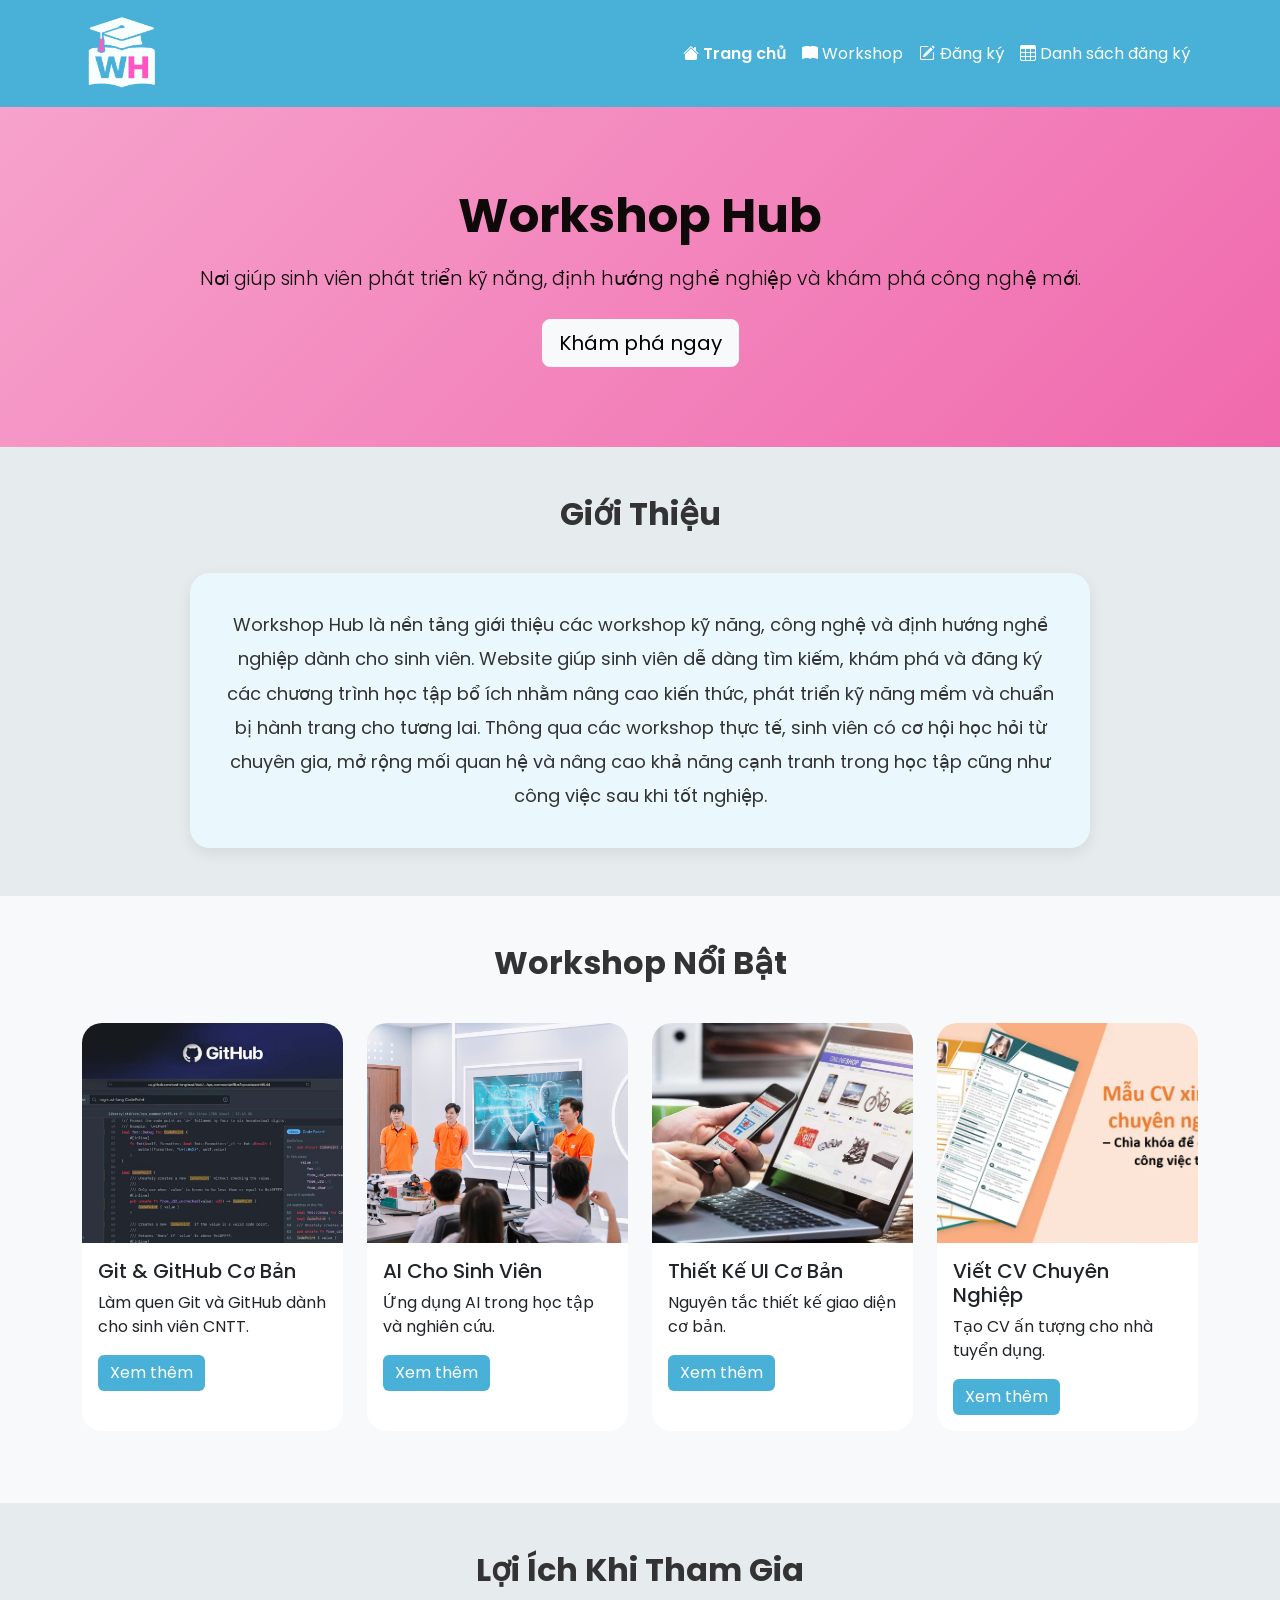
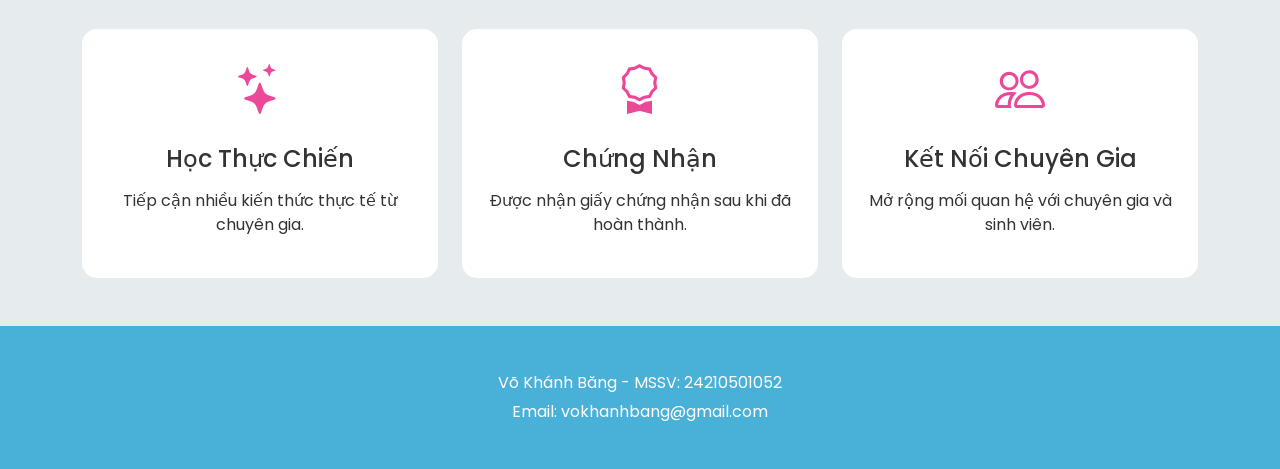
<file: index.html>
<!DOCTYPE html>
<html lang="vi">

<head>
    <meta charset="UTF-8">
    <meta name="viewport" content="width=device-width, initial-scale=1.0">
    <title>Workshop Hub</title>

    <link href="https://cdn.jsdelivr.net/npm/bootstrap@5.3.3/dist/css/bootstrap.min.css"
          rel="stylesheet">
    <link rel="stylesheet"
          href="https://cdn.jsdelivr.net/npm/bootstrap-icons@1.11.3/font/bootstrap-icons.min.css">
    <link href="https://fonts.googleapis.com/css2?family=Poppins:wght@300;400;500;600;700&display=swap"
      rel="stylesheet">      

    <link rel="stylesheet"
          href="assets/css/style.css">
</head>

<body>
<nav class="navbar navbar-expand-lg navbar-dark bg-dark">

    <div class="container">
        <a class="navbar-brand d-flex align-items-center" href="index.html">
        <img src="assets/images/LOGO.png"
            alt="Logo"
            width="60"
            height="60"
            class="me-2">
        </a>
        <button class="navbar-toggler"
            type="button"
            data-bs-toggle="collapse"
            data-bs-target="#menu">
        <span class="navbar-toggler-icon"></span>

        </button>

        <div class="collapse navbar-collapse"
             id="menu">

     <ul class="navbar-nav ms-auto">

        <li class="nav-item">
            <a class="nav-link active" href="index.html">
                <i class="bi bi-house-fill"></i>
                Trang chủ
            </a>
        </li>

        <li class="nav-item">
            <a class="nav-link" href="courses.html">
                <i class="bi bi-book-fill"></i>
                Workshop
            </a>
        </li>

        <li class="nav-item">
            <a class="nav-link" href="register.html">
                <i class="bi bi-pencil-square"></i>
                Đăng ký
            </a>
        </li>

        <li class="nav-item">
            <a class="nav-link" href="registrations.html">
                <i class="bi bi-table"></i>
                Danh sách đăng ký
            </a>
        </li>

            </ul>

        </div>

    </div>

</nav>
<section class="hero">

    <div class="container">
        <h1>
         Workshop Hub
        </h1>
        <p class="lead">
        Nơi giúp sinh viên phát triển kỹ năng, định hướng nghề nghiệp và khám phá công nghệ mới.
        </p>
        <a href="courses.html"
           class="btn btn-light btn-lg">
            Khám phá ngay

        </a>

    </div>

</section>
<section class="py-5">

    <div class="container">

        <h2 class="section-title">
            Giới Thiệu
        </h2>

        <div class="intro-box">
        <p class="intro-text">

    Workshop Hub là nền tảng giới thiệu các workshop kỹ năng, công nghệ và định hướng nghề nghiệp dành cho sinh viên.
    Website giúp sinh viên dễ dàng tìm kiếm, khám phá và đăng ký các chương trình học tập bổ ích nhằm nâng cao kiến thức,
    phát triển kỹ năng mềm và chuẩn bị hành trang cho tương lai. Thông qua các workshop thực tế, sinh viên có cơ hội học hỏi
    từ chuyên gia, mở rộng mối quan hệ và nâng cao khả năng cạnh tranh trong học tập cũng như công việc sau khi tốt nghiệp.
        </p>

        </div>
    </div>

</section>
<section class="py-5 bg-light">

    <div class="container">

        <h2 class="section-title">

            Workshop Nổi Bật

        </h2>

        <div class="row"
             id="featuredCourses">

        </div>

    </div>

</section>

<section class="py-5">

    <div class="container">

        <h2 class="section-title">

            Lợi Ích Khi Tham Gia

        </h2>

        <div class="row g-4">

            <div class="col-md-4">

            <div class="benefit-box text-center">

                <i class="bi bi-stars"></i>

                    <h4 class="mt-3">
                        Học Thực Chiến
                    </h4>

                    <p>
                         Tiếp cận nhiều kiến thức thực tế từ chuyên gia.
                    </p>

                </div>

            </div>

        <div class="col-md-4">

            <div class="benefit-box text-center">

                <i class="bi bi-award"></i>

                    <h4 class="mt-3">
                        Chứng Nhận
                    </h4>

                    <p>
                        Được nhận giấy chứng nhận sau khi đã hoàn thành.
                    </p>

                </div>

            </div>

         <div class="col-md-4">

                <div class="benefit-box text-center">

                    <i class="bi bi-people"></i>

                    <h4 class="mt-3">
                        Kết Nối Chuyên Gia
                    </h4>

                    <p>
                     Mở rộng mối quan hệ với chuyên gia và sinh viên.
                    </p>

                </div>

            </div>

        </div>

    </div>

</section>
<footer>

    <p>
        Võ Khánh Băng - MSSV: 24210501052
    </p>

    <p>
        Email: vokhanhbang@gmail.com
    </p>

</footer>

<script src="assets/js/data.js"></script>

<script>

const featuredCourses =
document.getElementById("featuredCourses");

courses.slice(0,4).forEach(course => {

featuredCourses.innerHTML += `

<div class="col-lg-3 col-md-6 col-12 mb-4">

<div class="card h-100">

<img src="${course.image}"
     class="card-img-top"
     alt="${course.title}">

<div class="card-body">

<h5>${course.title}</h5>

<p>${course.description}</p>

<a href="courses.html"
   class="btn btn-primary">

Xem thêm

</a>

</div>

</div>

</div>

`;

});

</script>

<script src="https://cdn.jsdelivr.net/npm/bootstrap@5.3.3/dist/js/bootstrap.bundle.min.js"></script>

</body>
</html>
</file>
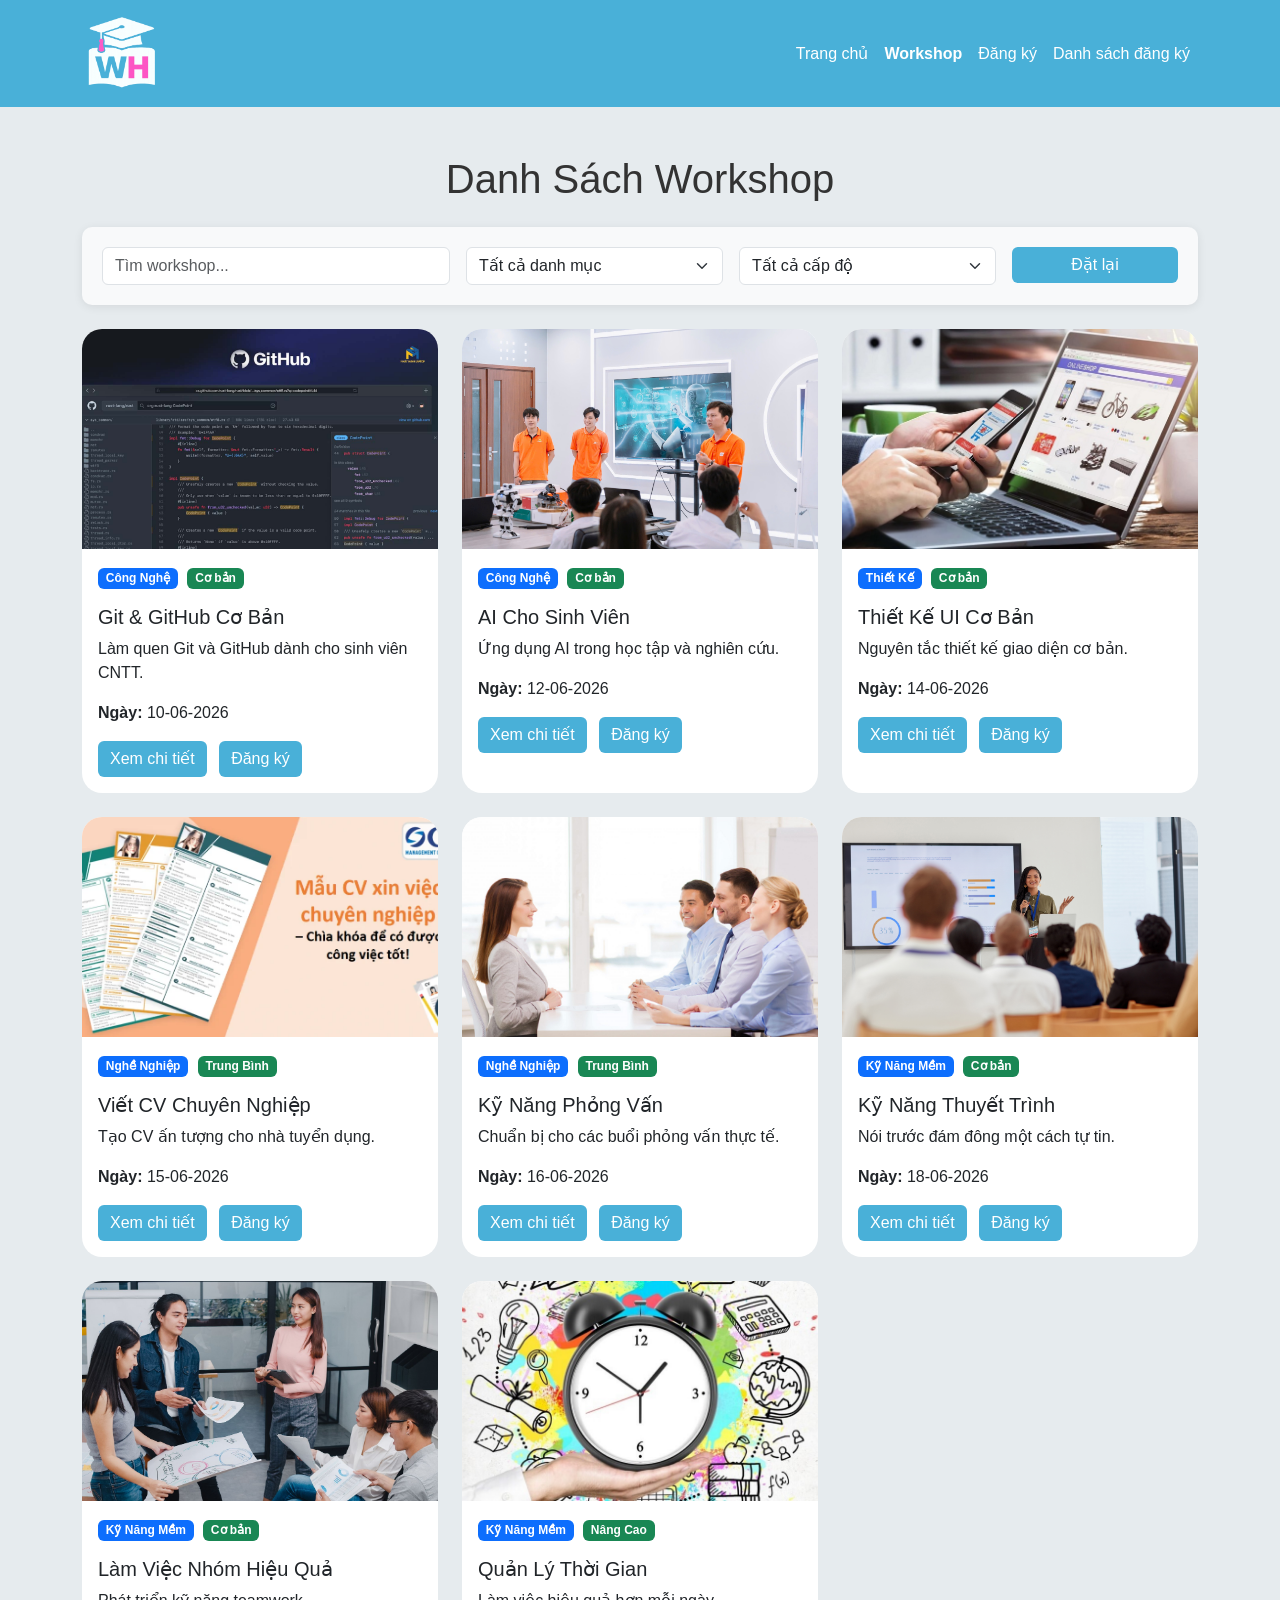
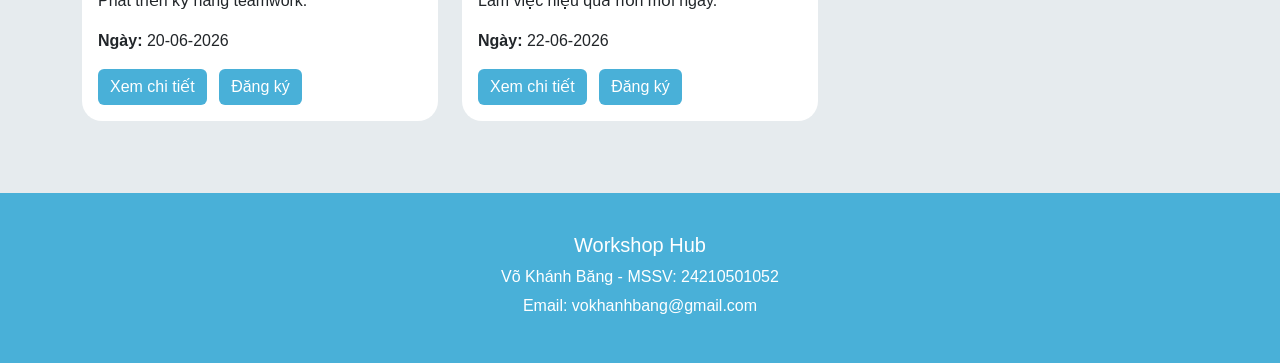
<file: courses.html>
<!DOCTYPE html>
<html lang="vi">

<head>
    <meta charset="UTF-8">
    <meta name="viewport" content="width=device-width, initial-scale=1.0">
    <title>Danh Sách Workshop</title>

    <link href="https://cdn.jsdelivr.net/npm/bootstrap@5.3.3/dist/css/bootstrap.min.css"
          rel="stylesheet">
    <link rel="stylesheet"
          href="https://cdn.jsdelivr.net/npm/bootstrap-icons@1.11.3/font/bootstrap-icons.min.css">
    <link rel="stylesheet"
          href="assets/css/style.css">
</head>

<body>
<nav class="navbar navbar-expand-lg navbar-dark bg-dark">
    <div class="container">

        <a class="navbar-brand"
            href="index.html">
        <img src="assets/images/LOGO.png"
             alt="Logo"
             width="60"
             height="60">

        </a>

        <button class="navbar-toggler"
            type="button"
            data-bs-toggle="collapse"
            data-bs-target="#menu">

        <span class="navbar-toggler-icon"></span>

        </button>

        <div class="collapse navbar-collapse"
             id="menu">
            <ul class="navbar-nav ms-auto">
            <li class="nav-item">
                <a class="nav-link" href="index.html">
                    Trang chủ
                 </a>
                </li>

                <li class="nav-item">
                <a class="nav-link active"
                    href="courses.html">
                    Workshop
                </a>
                </li>

                <li class="nav-item">
                    <a class="nav-link"
                    href="register.html">
                    Đăng ký
                    </a>
                </li>
                <li class="nav-item">
                    <a class="nav-link"
                    href="registrations.html">
                    Danh sách đăng ký
                    </a>
                </li>

            </ul>

        </div>

    </div>

</nav>
<main class="container py-5">

    <h1 class="text-center mb-4">
        Danh Sách Workshop
    </h1>
    <div class="filter-box mb-4">

        <div class="row g-3">

            <div class="col-lg-4">

                <input type="text"
                    id="searchInput"
                    class="form-control"
                    placeholder="Tìm workshop...">

            </div>

            <div class="col-lg-3">

                <select id="categoryFilter"
                        class="form-select">

                    <option value="">
                        Tất cả danh mục
                    </option>

                    <option value="Công Nghệ">
                        Công Nghệ
                    </option>

                    <option value="Thiết Kế">
                        Thiết Kế
                    </option>

                    <option value="Nghề Nghiệp">
                         Nghề Nghiệp        
                    </option>

                    <option value="Kỹ Năng Mềm">
                         Kỹ Năng Mềm    
                    </option>

                </select>

            </div>

            <div class="col-lg-3">

                <select id="levelFilter"
                        class="form-select">

                    <option value="">
                        Tất cả cấp độ
                    </option>

                    <option value="Cơ bản">
                         Cơ bản  
                    </option>

                    <option value="Trung Bình">
                        Trung Bình
                    </option>

                    <option value="Nâng Cao">
                         Nâng Cao
                    </option>

                </select>

            </div>

                <div class="col-lg-2">
                    <button id="resetBtn"
                         class="btn btn-primary w-100">
                        Đặt lại

                </button>

            </div>

        </div>

    </div>
<div class="row"
         id="courseList">

    </div>

</main>
<div class="modal fade"
     id="courseModal"
     tabindex="-1">

    <div class="modal-dialog modal-lg">

        <div class="modal-content">

            <div class="modal-header">

                <h5 class="modal-title"
                    id="modalTitle">
                </h5>

                <button class="btn-close"
                        data-bs-dismiss="modal">
                </button>

            </div>

            <div class="modal-body">

                <img id="modalImage"
                     class="img-fluid mb-3"
                     alt="">

                <p id="modalDetail"></p>

                <p>
                    <strong>Danh mục:</strong>
                    <span id="modalCategory"></span>
                </p>

                <p>
                    <strong>Cấp độ:</strong>
                    <span id="modalLevel"></span>
                </p>

                <p>
                    <strong>Ngày tổ chức:</strong>
                    <span id="modalDate"></span>
                </p>

            </div>

            <div class="modal-footer">

                <a href="register.html"
                   class="btn btn-primary">

                    Đăng ký ngay

                </a>

            </div>

        </div>

    </div>

</div>
   <footer>

    <h5>Workshop Hub</h5>

    <p>Võ Khánh Băng - MSSV: 24210501052</p>

    <p>Email: vokhanhbang@gmail.com</p>

</footer>

<script src="assets/js/data.js"></script>
<script src="assets/js/main.js"></script>

<script src="https://cdn.jsdelivr.net/npm/bootstrap@5.3.3/dist/js/bootstrap.bundle.min.js"></script>

</body>
</html>
</file>
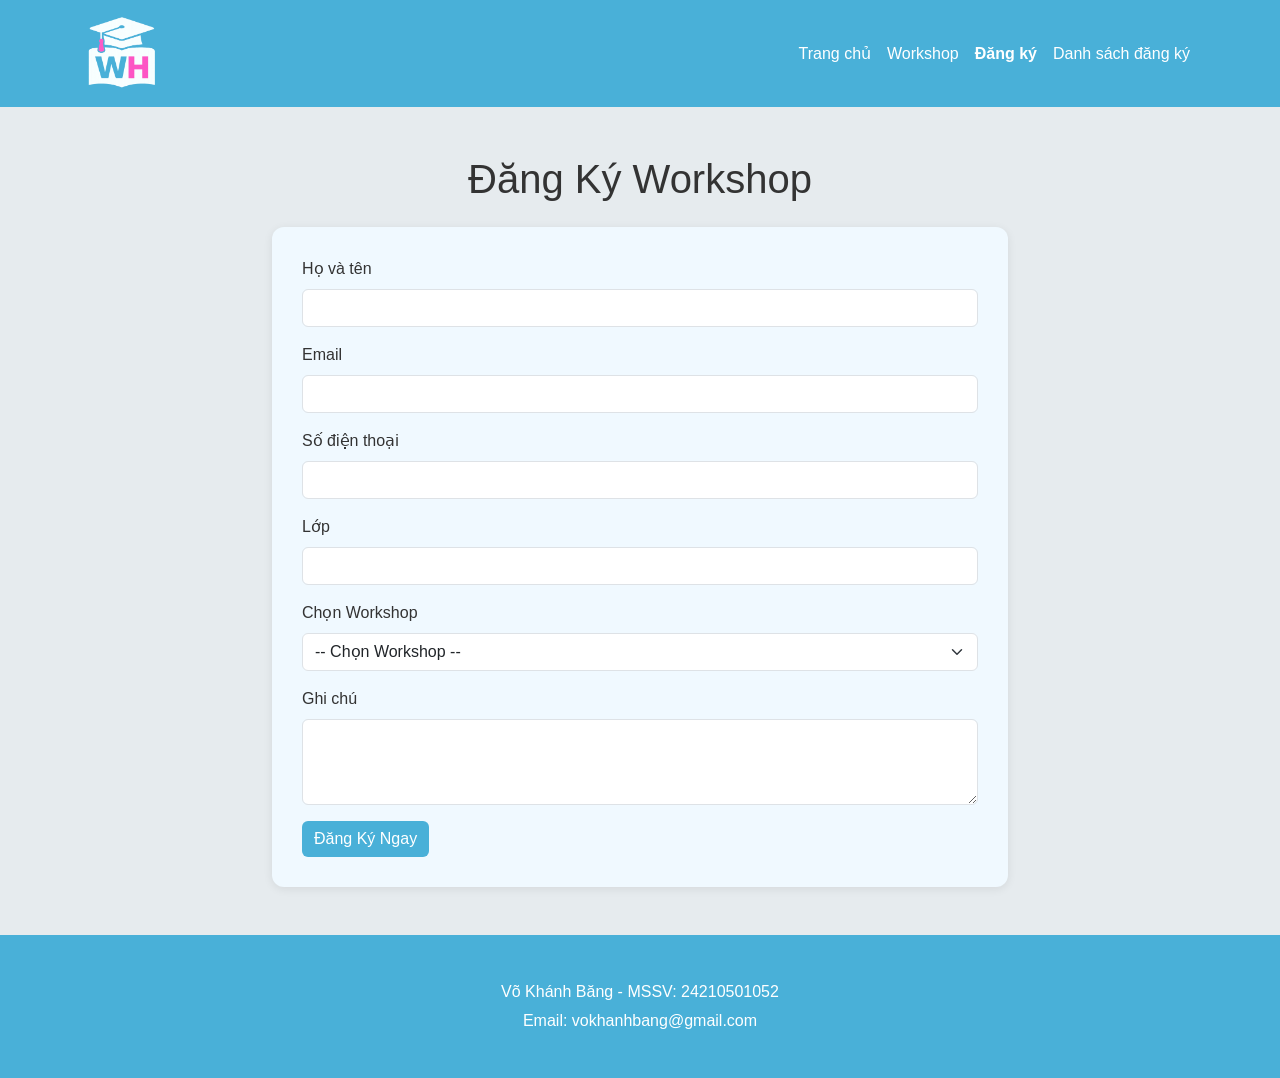
<file: register.html>
<!DOCTYPE html>
<html lang="vi">

<head>
    <meta charset="UTF-8">
    <meta name="viewport" content="width=device-width, initial-scale=1.0">
    <title>Danh Sách Workshop</title>

    <link href="https://cdn.jsdelivr.net/npm/bootstrap@5.3.3/dist/css/bootstrap.min.css"
          rel="stylesheet">
    <link rel="stylesheet"
          href="https://cdn.jsdelivr.net/npm/bootstrap-icons@1.11.3/font/bootstrap-icons.min.css">

    <link rel="stylesheet"
          href="assets/css/style.css">
</head>

<body>

<nav class="navbar navbar-expand-lg navbar-dark bg-dark">

    <div class="container">
        <a class="navbar-brand"
            href="index.html">
        <img src="assets/images/LOGO.png"
            alt="Logo"
            width="60"
            height="60">
        </a>
       <button class="navbar-toggler"
                type="button"
                data-bs-toggle="collapse"
                data-bs-target="#menu">
            <span class="navbar-toggler-icon"></span>
        </button>
        <div class="collapse navbar-collapse"
             id="menu">
            <ul class="navbar-nav ms-auto">
            <li class="nav-item">
                <a class="nav-link"
                href="index.html">
                Trang chủ
                </a>
            </li>
            <li class="nav-item">
                <a class="nav-link"
                href="courses.html">
                Workshop
                </a>
                </li>
                <li class="nav-item">
                <a class="nav-link active"
                href="register.html">
                Đăng ký
                </a>
            </li>
                <li class="nav-item">
                <a class="nav-link"
                href="registrations.html">
                 Danh sách đăng ký
                </a>
            </li>

            </ul>

        </div>

    </div>
</nav>

<main class="container py-5">

    <h1 class="text-center mb-4">
        Đăng Ký Workshop
    </h1>

    <div class="row justify-content-center">

        <div class="col-lg-8">

            <div class="form-container">

                <form id="registerForm">

                    <div class="mb-3">

                        <label class="form-label">
                            Họ và tên
                        </label>

                        <input type="text"
                               id="fullName"
                               class="form-control">

                        <div id="nameError"
                             class="error">
                        </div>

                    </div>
            
                    <div class="mb-3">

                        <label class="form-label">
                            Email
                        </label>
                        
                        <input type="email"
                               id="email"
                               class="form-control">

                        <div id="emailError"
                             class="error">
                        </div>

                    </div>

                    <div class="mb-3">

                        <label class="form-label">
                            Số điện thoại
                        </label>

                        <input type="text"
                               id="phone"
                               class="form-control">

                        <div id="phoneError"
                             class="error">
                        </div>

                    </div>

                    <div class="mb-3">

                        <label class="form-label">
                            Lớp
                        </label>

                        <input type="text"
                               id="className"
                               class="form-control">

                        <div id="classError"
                             class="error">
                        </div>

                    </div>

                    <div class="mb-3">

                        <label class="form-label">
                            Chọn Workshop
                        </label>

                        <select id="courseSelect"
                                class="form-select">

                            <option value="">
                                -- Chọn Workshop --
                            </option>

                        </select>

                        <div id="courseError"
                             class="error">
                        </div>


                    </div>

                    <div class="mb-3">

                    <label class="form-label">
                            Ghi chú
                    </label>

                    <textarea
                            id="note"
                            class="form-control"
                            rows="3"
                            placeholder="Nhập ghi chú nếu có">
                    </textarea>

                    </div>
                    
                    <button type="submit"
                            class="btn btn-primary">

                        Đăng Ký Ngay

                    </button>

                </form>

            </div>

        </div>

    </div>

</main>

<footer>

    <p>
        Võ Khánh Băng - MSSV: 24210501052
    </p>

    <p>
        Email: vokhanhbang@gmail.com
    </p>

</footer>

<script src="https://cdn.jsdelivr.net/npm/bootstrap@5.3.3/dist/js/bootstrap.bundle.min.js"></script>

<script src="assets/js/data.js"></script>
<script src="assets/js/main.js"></script>

</body>
</html>
</file>
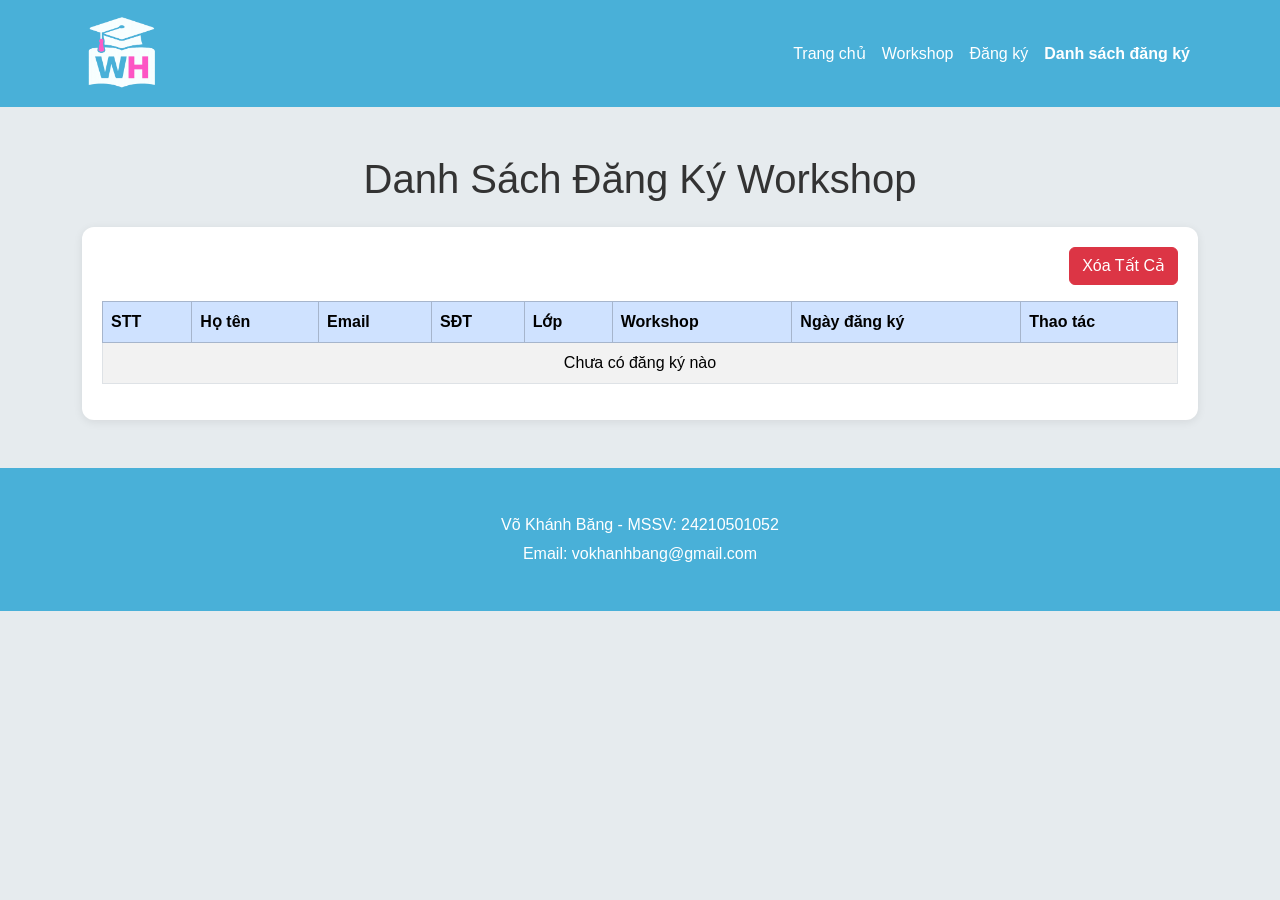
<file: registrations.html>
<!DOCTYPE html>
<html lang="vi">

<head>
    <meta charset="UTF-8">
    <meta name="viewport" content="width=device-width, initial-scale=1.0">
    <title>Danh Sách Đăng Ký Workshop</title>

    <link href="https://cdn.jsdelivr.net/npm/bootstrap@5.3.3/dist/css/bootstrap.min.css"
          rel="stylesheet">

    <link rel="stylesheet"
          href="https://cdn.jsdelivr.net/npm/bootstrap-icons@1.11.3/font/bootstrap-icons.min.css">

    <link rel="stylesheet"
          href="assets/css/style.css">
</head>

<body>

<nav class="navbar navbar-expand-lg navbar-dark bg-dark">
    <div class="container">

        <a class="navbar-brand"
         href="index.html">
        <img src="assets/images/LOGO.png"
             alt="Logo"
            width="60"
            height="60">
        </a>
        <button class="navbar-toggler"
                type="button"
                data-bs-toggle="collapse"
                data-bs-target="#menu">

            <span class="navbar-toggler-icon"></span>

        </button>

        <div class="collapse navbar-collapse"
             id="menu">

            <ul class="navbar-nav ms-auto">

                <li class="nav-item">
                    <a class="nav-link"
                       href="index.html">
                        Trang chủ
                    </a>
                </li>

                <li class="nav-item">
                    <a class="nav-link"
                       href="courses.html">
                        Workshop
                    </a>
                </li>

                <li class="nav-item">
                    <a class="nav-link"
                       href="register.html">
                        Đăng ký
                    </a>
                </li>

                <li class="nav-item">
                    <a class="nav-link active"
                       href="registrations.html">
                        Danh sách đăng ký
                    </a>
                </li>

            </ul>

        </div>

    </div>

</nav>

<main class="container py-5">

    <h1 class="text-center mb-4">
        Danh Sách Đăng Ký Workshop
    </h1>
    <div class="table-container">

        <div class="d-flex justify-content-end mb-3">

            <button id="clearAllBtn"
                    class="btn btn-danger">

                Xóa Tất Cả

            </button>
        </div>

        <div class="table-responsive">

            <table class="table table-bordered table-striped">

                <thead class="table-primary">

                    <tr>

                        <th>STT</th>
                        <th>Họ tên</th>
                        <th>Email</th>
                        <th>SĐT</th>
                        <th>Lớp</th>
                        <th>Workshop</th>
                        <th>Ngày đăng ký</th>
                        <th>Thao tác</th>

                    </tr>

                </thead>

                <tbody id="registrationTable">

                </tbody>

            </table>

        </div>

    </div>

</main>

<footer>

    <p>
        Võ Khánh Băng - MSSV: 24210501052
    </p>

    <p>
        Email: vokhanhbang@gmail.com
    </p>

</footer>

<script src="assets/js/data.js"></script>
<script src="assets/js/main.js"></script>

<script src="https://cdn.jsdelivr.net/npm/bootstrap@5.3.3/dist/js/bootstrap.bundle.min.js"></script>

</body>
</html>
</file>
<file: assets/css/style.css>
*{
    margin:0;
    padding:0;
    box-sizing:border-box;
}

body{
    font-family:'Poppins',sans-serif;
    background:#e6ebee;
    color:#333;
}

a{
    text-decoration:none;
}

.navbar-brand{
    font-weight:bold;
    font-size:1.4rem;
}
.navbar{
    background:#49b0d8 !important;
}
.navbar-brand img{
    width:80px;
    height:auto;
}
.hero{
    background:linear-gradient(
        135deg,
        #f6a2cc,
        #f069ad
    );
    color:rgb(15, 9, 9);
    padding:80px 20px;
    text-align:center;
}

.hero h1{
    font-size:3rem;
    font-weight:bold;
    margin-bottom:20px;
}

.hero p{
    font-size:1.2rem;
    margin-bottom:25px;
}
.section-title{
    text-align:center;/*Căn giữa tiêu đề*/
    margin-bottom:40px;/*Khoảng cách dưới tiêu đề*/
    font-weight:bold;/*In đậm tiêu đề*/
}
.card{
    border:none;
    border-radius:20px;
    overflow:hidden;
    transition:.3s;
}

.card:hover{
    transform:translateY(-10px);
    box-shadow:0 10px 30px rgba(0,0,0,.15);
}

.card img{
    height:220px;
    object-fit:cover;
}

.badge{
    margin-right:5px;
}

.benefit-box{
    background:white;
    padding:25px;
    border-radius:15px;
    text-align:center;
    transition:.3s;
}

.benefit-box i{
    font-size:50px;
    color:#ec4899;
}

.benefit-box:hover{
    transform:translateY(-5px);
    box-shadow:0 10px 15px rgba(0,0,0,.1);
}

.benefit-box h4{
    margin-bottom:15px;
}

.filter-box{
    background:#f8f9fa;
    padding:20px;
    border-radius:10px;
    box-shadow:0 2px 10px rgba(0, 0, 0, 0.08);
}
.form-container{
    background:#f0f9ff;
    padding:30px;
    border-radius:12px;
    box-shadow:0 2px 10px rgba(0,0,0,.08);
}

.error{
    color:red;
    font-size:14px;
    margin-top:5px;
}

.table-container{
    background:white;
    padding:20px;
    border-radius:12px;
    box-shadow:0 2px 10px rgba(0, 0, 0, 0.08);
}

.btn-info{
    background:#49b0d8;
    border:none;
    color:white;
}

.btn-info:hover{
    background:#3698bf;
    color:white;
}
.btn-primary{
    background:#49b0d8;
    border:none;
}

.btn-primary:hover{
    background:#3698bf;
}
.modal img{
    border-radius:10px;
}

footer{
    background:#49b0d8;
    color:white;
    text-align:center;
    padding:40px 20px;
}
footer p{
    margin:5px 0;
}
.intro-box{
    background:#eaf8fd;
    max-width:900px;
    margin:auto;
    padding:35px;
    border-radius:20px;
    box-shadow:0 5px 15px rgba(0,0,0,.08);
}

.intro-text{
    text-align:center;
    line-height:1.9;
    font-size:18px;
    margin:0;
}

@media(max-width:992px){

    .hero{
        padding:90px 20px;
    }

    .hero h1{
        font-size:2.4rem;
    }

}

@media(max-width:768px){

    .hero{
        padding:70px 15px;
    }

    .hero h1{
        font-size:2rem;
    }

    .hero p{
        font-size:1rem;
    }

    .card img{
        height:180px;
    }

}

@media(max-width:576px){

    .hero h1{
        font-size:1.7rem;
    }

    .hero p{
        font-size:.95rem;
    }

    .section-title{
        font-size:1.4rem;
    }

    .intro-text{
        font-size:16px;
    }
}
.navbar .nav-link{
    color:white !important;
}

.navbar .nav-link:hover{
    opacity:1;
    text-decoration:underline;
}
.navbar .nav-link.active{
    color:white !important;
    font-weight:600;
}
</file>
